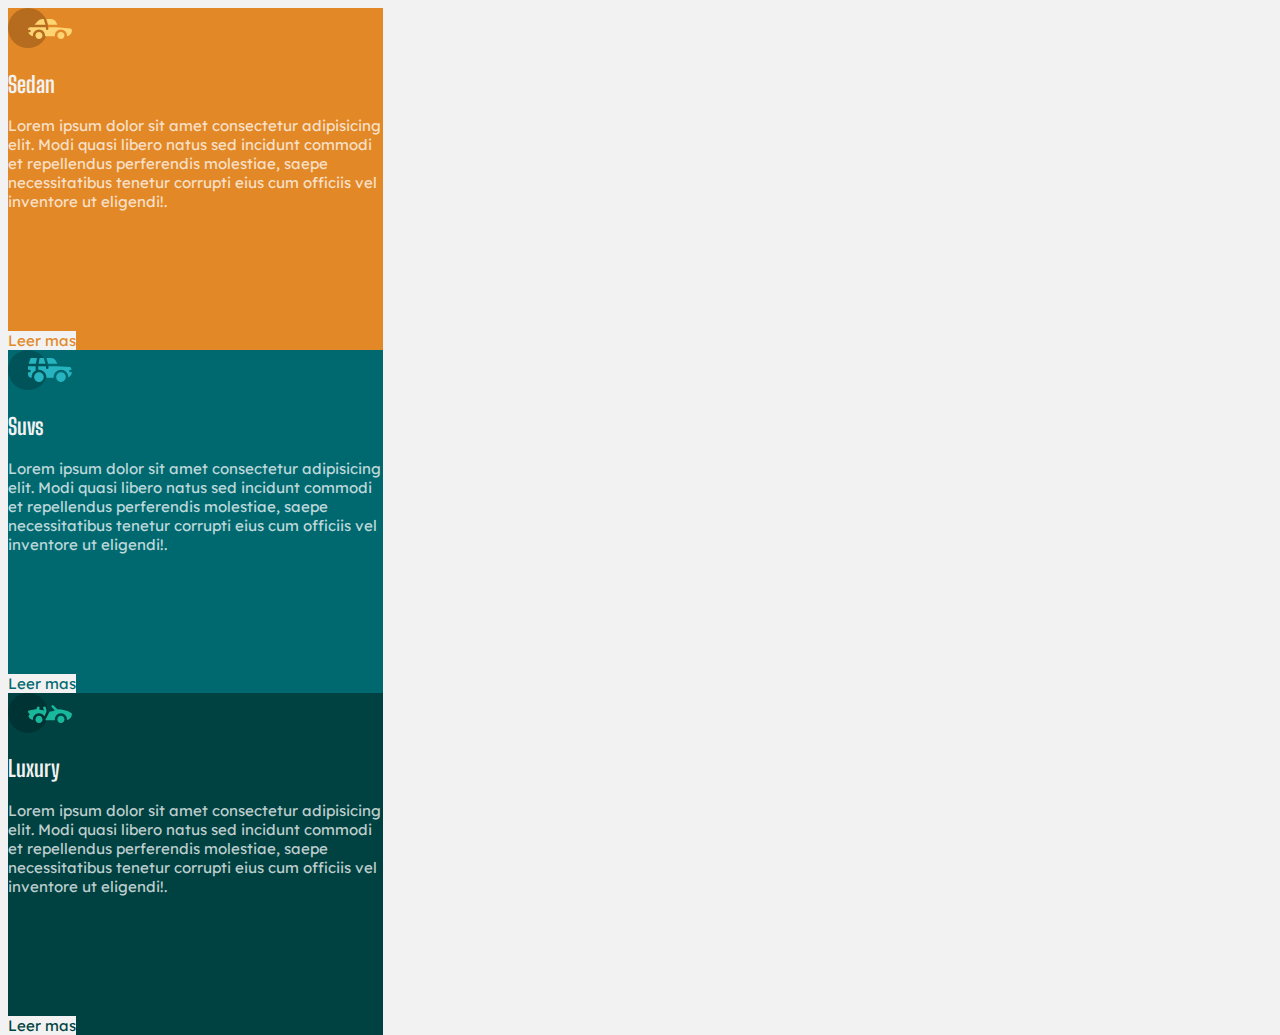
<file: Sesion10/index.html>
<!DOCTYPE html>
<html lang="en">
<head>
    <meta charset="UTF-8">
    <meta http-equiv="X-UA-Compatible" content="IE=edge">
    <meta name="viewport" content="width=device-width, initial-scale=1.0">
    <link rel="preconnect" href="https://fonts.googleapis.com">
<link rel="preconnect" href="https://fonts.gstatic.com" crossorigin>
<link href="https://fonts.googleapis.com/css2?family=Big+Shoulders+Display:wght@700&family=Lexend+Deca&display=swap" rel="stylesheet">
    <link href="https://cdn.jsdelivr.net/npm/bootstrap@5.2.0-beta1/dist/css/bootstrap.min.css" rel="stylesheet" integrity="sha384-0evHe/X+R7YkIZDRvuzKMRqM+OrBnVFBL6DOitfPri4tjfHxaWutUpFmBp4vmVor" crossorigin="anonymous">
    <link rel="stylesheet" href="styles.css">
    <title>Practica Bootsrap</title>
</head>
<body>
    <main class="container">
        <section id="cards" class="row my-5 rounded-end">
            <div class="cards color1 col-12 col-lg-4 p-5">
                <img src="images/icon-sedans.svg" class="pb-4" alt="">
                <h2>Sedan</h2>
                <p>Lorem ipsum dolor sit amet consectetur adipisicing elit. Modi quasi libero natus sed incidunt commodi et repellendus perferendis molestiae, saepe necessitatibus tenetur corrupti eius cum officiis vel inventore ut eligendi!.</p>
                <a href="#" class="color01 bg-color rounded-5 px-3 py-2" >Leer mas</a>
            </div>
            <div class="cards color2 col-12 col-lg-4 p-5">
                <img src="images/icon-suvs.svg"  class="pb-4" alt="">
                <h2>Suvs</h2>
                <p>Lorem ipsum dolor sit amet consectetur adipisicing elit. Modi quasi libero natus sed incidunt commodi et repellendus perferendis molestiae, saepe necessitatibus tenetur corrupti eius cum officiis vel inventore ut eligendi!.</p>
                <a href="#" class="color02 bg-color rounded-5 px-3 py-2 ">Leer mas</a>
            </div>
            <div class="cards color3 col-12 col-lg-4 p-5">
                <img src="images/icon-luxury.svg"  class="pb-4" alt="">
                <h2>Luxury</h2>
                <p>Lorem ipsum dolor sit amet consectetur adipisicing elit. Modi quasi libero natus sed incidunt commodi et repellendus perferendis molestiae, saepe necessitatibus tenetur corrupti eius cum officiis vel inventore ut eligendi!.</p>
                <a href="#"class="color03 bg-color rounded-5 px-3 py-2">Leer mas</a>
            </div>
        </section>
    </main>
    <!-- JavaScript Bundle with Popper -->
    <script src="https://cdn.jsdelivr.net/npm/bootstrap@5.2.0-beta1/dist/js/bootstrap.bundle.min.js" integrity="sha384-pprn3073KE6tl6bjs2QrFaJGz5/SUsLqktiwsUTF55Jfv3qYSDhgCecCxMW52nD2" crossorigin="anonymous"></script>
</body>
</html>
</file>
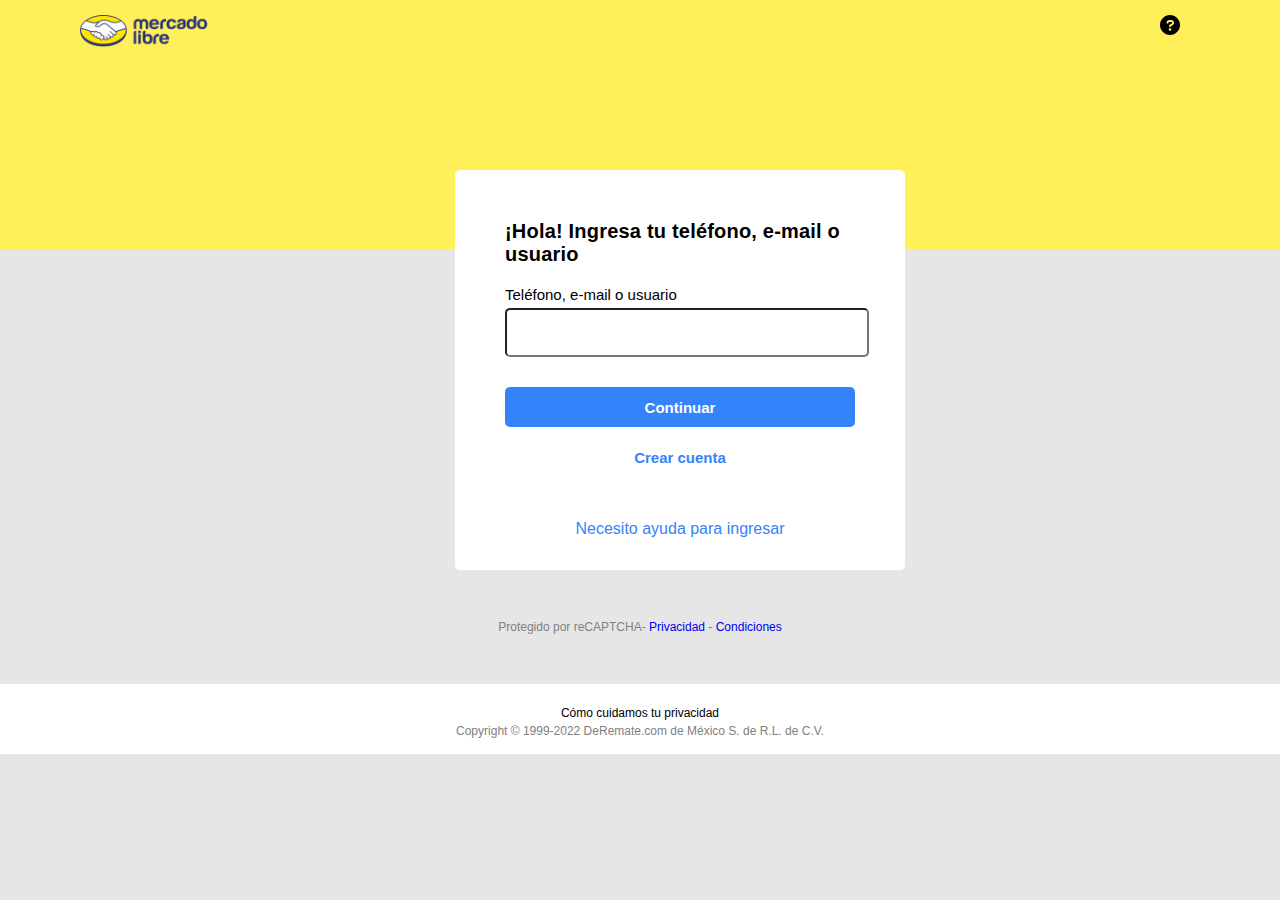
<file: Sesion02/Mercadolibre/index.html>
<!DOCTYPE html>
<html lang="en">

<head>
    <meta charset="UTF-8">
    <meta http-equiv="X-UA-Compatible" content="IE=edge">
    <meta name="viewport" content="width=device-width, initial-scale=1.0">
    <link rel="preconnect" href="https://fonts.googleapis.com">
    <link rel="preconnect" href="https://fonts.gstatic.com" crossorigin>
    <link href="https://fonts.googleapis.com/css2?family=Kumbh+Sans:wght@100&family=MonteCarlo&family=Montserrat&family=Roboto:wght@700&display=swap" rel="stylesheet">
    <link rel="stylesheet" href="styles.css">
    <title>Document</title>
</head>

<body>
    <header>
        <nav>
            <a href="index.html"><img src="logo.png" alt="logo" class="logo"></a>
            <a href="ayuda"><img src="question.svg" alt="logo" class="question"></a>
        </nav>
    </header>
    <main>
        <div id="box">
            <h1 class="titulo"><strong>¡Hola! Ingresa tu teléfono, e‑mail o usuario</strong></h1>
            <label for="ingreso" class="subtitulo">Teléfono, e-mail o usuario</label>
            <input type="text" class="login-input">
            <div id="botones">
                <button class="login-buttons color-primario"><strong>Continuar</strong></button>
                <a href="crear-cuenta.html" class="login-buttons color-secundario"><strong>Crear cuenta</strong></a>

            </div>
            <a href="ayuda.html" class="ayuda">Necesito ayuda para ingresar</a>
        </div>
        <p class="recaptcha">Protegido por reCAPTCHA- <a href="privacidad.html">Privacidad</a> - <a href="condiciones.html">Condiciones</a></p>
    </main>
    <footer>
        <a href="privacidad.html" class="footer-link">Cómo cuidamos tu privacidad </a>
        <p>Copyright © 1999-2022 DeRemate.com de México S. de R.L. de C.V.</p>
    </footer>
</body>

</html>
</file>
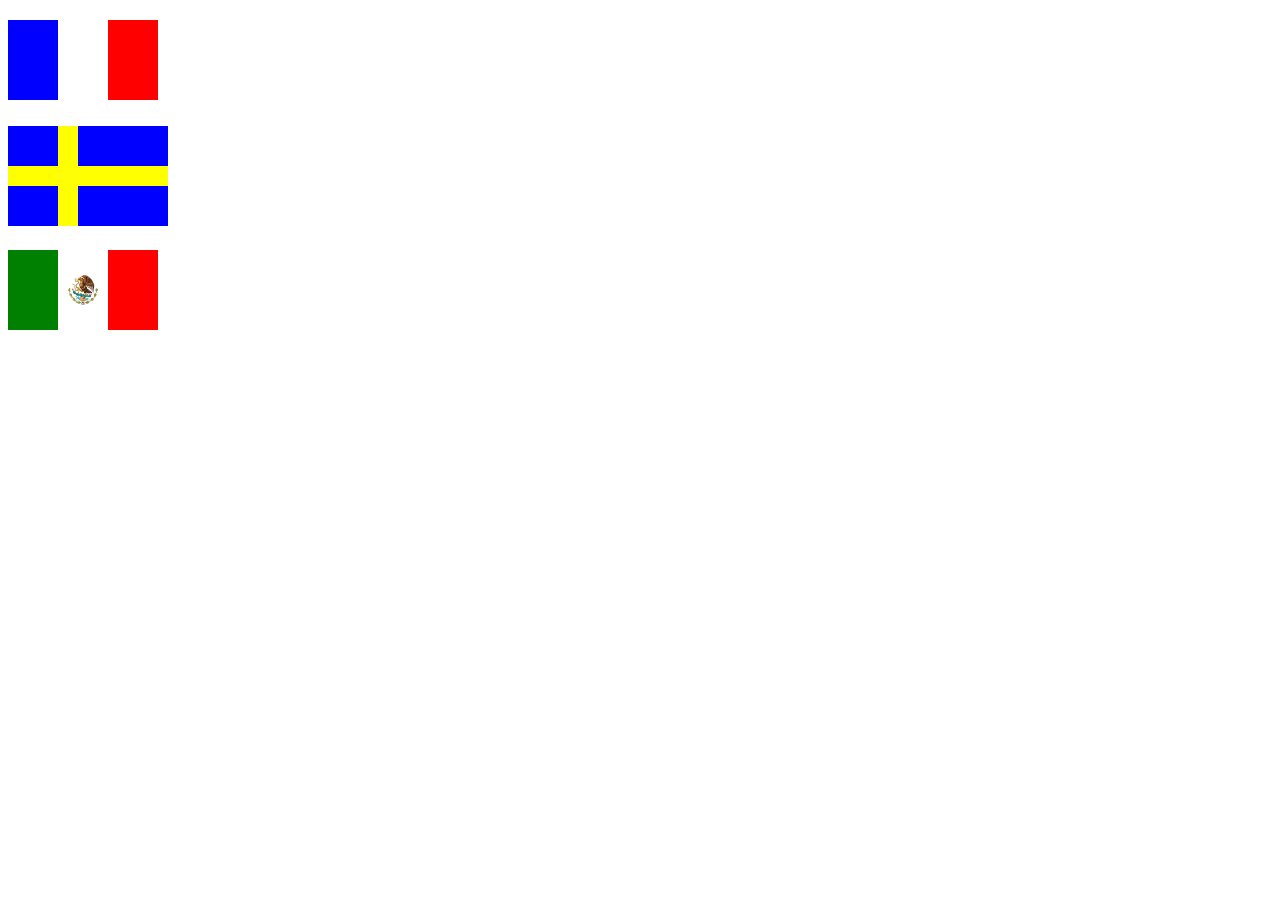
<file: Sesion03/Banderas/index.html>
<!DOCTYPE html>
<html lang="en">

<head>
    <meta charset="UTF-8">
    <meta http-equiv="X-UA-Compatible" content="IE=edge">
    <meta name="viewport" content="width=device-width, initial-scale=1.0">
    <title>Document</title>
    <link rel="stylesheet" href="estilos.css">
</head>

<body>

    <div class="banderas">
        <div class="francia">
            <div class="flex flex-start">
                <div class="cuadro azul"></div>
                <div class="cuadro blanco"></div>
                <div class="cuadro rojo"></div>
            </div>
        </div>
    </div>
    <br><br>
    <div class="banderas">
        <div class="suecia">
            <div class="flex-suecia flex-start">
                <div class="cuadro5 azul"></div>
                <div class="cuadro2 amarillo"></div>
                <div class="cuadro9 azul"></div>
            </div>
            <div class="flex-1 flex-start">
                <div class="cuadro160 amarillo"></div>
            </div>
            <div class="flex-suecia flex-start">
                <div class="cuadro5 azul"></div>
                <div class="cuadro2 amarillo"></div>
                <div class="cuadro9 azul"></div>
            </div>
        </div>
    </div>
    <br>
    <br>
    <br>

    <div class="banderas">
        <div class="mexico">
            <div class="flex flex-start">
                <div class="cuadro verde"></div>
                <div class="cuadro blanco aguila"><img src="mexico.png" height="30px" width="30px"></div>
                <div class="cuadro rojo"></div>
            </div>
        </div>
    </div>
</body>

</html>
</file>
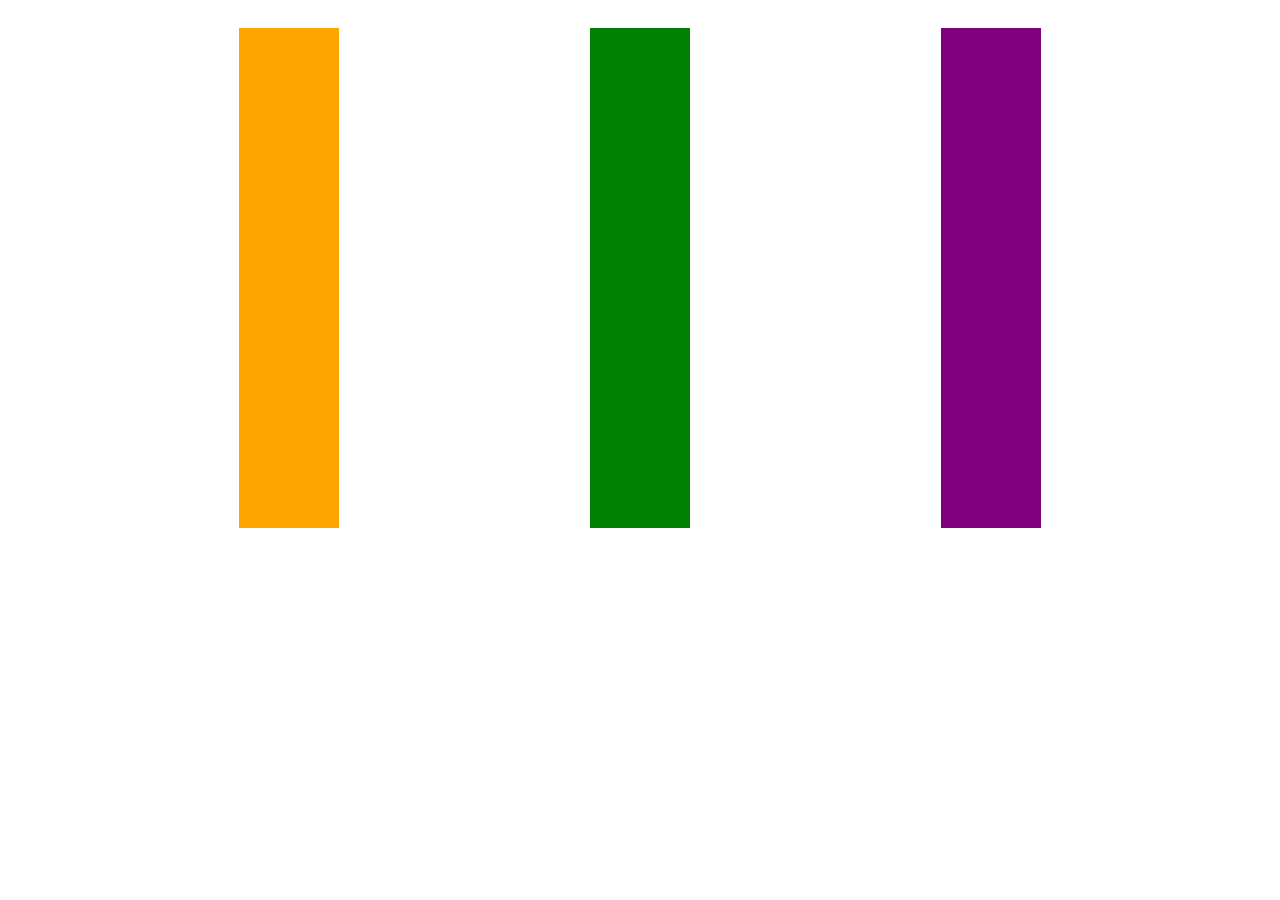
<file: Sesion05/MediaQuery/index.html>
<!DOCTYPE html>
<html lang="en">
<head>
    <meta charset="UTF-8">
    <meta http-equiv="X-UA-Compatible" content="IE=edge">
    <meta name="viewport" content="width=device-width, initial-scale=1.0">
    <title>Document</title>
    <link rel="stylesheet" href="styles.css">
</head>
<body>
    <div id="cuadros">
        <div class="cuadro naranja"></div>
        <div class="cuadro verde"></div>
        <div class="cuadro purpura"></div>
    </div>
</body>
</html>
</file>
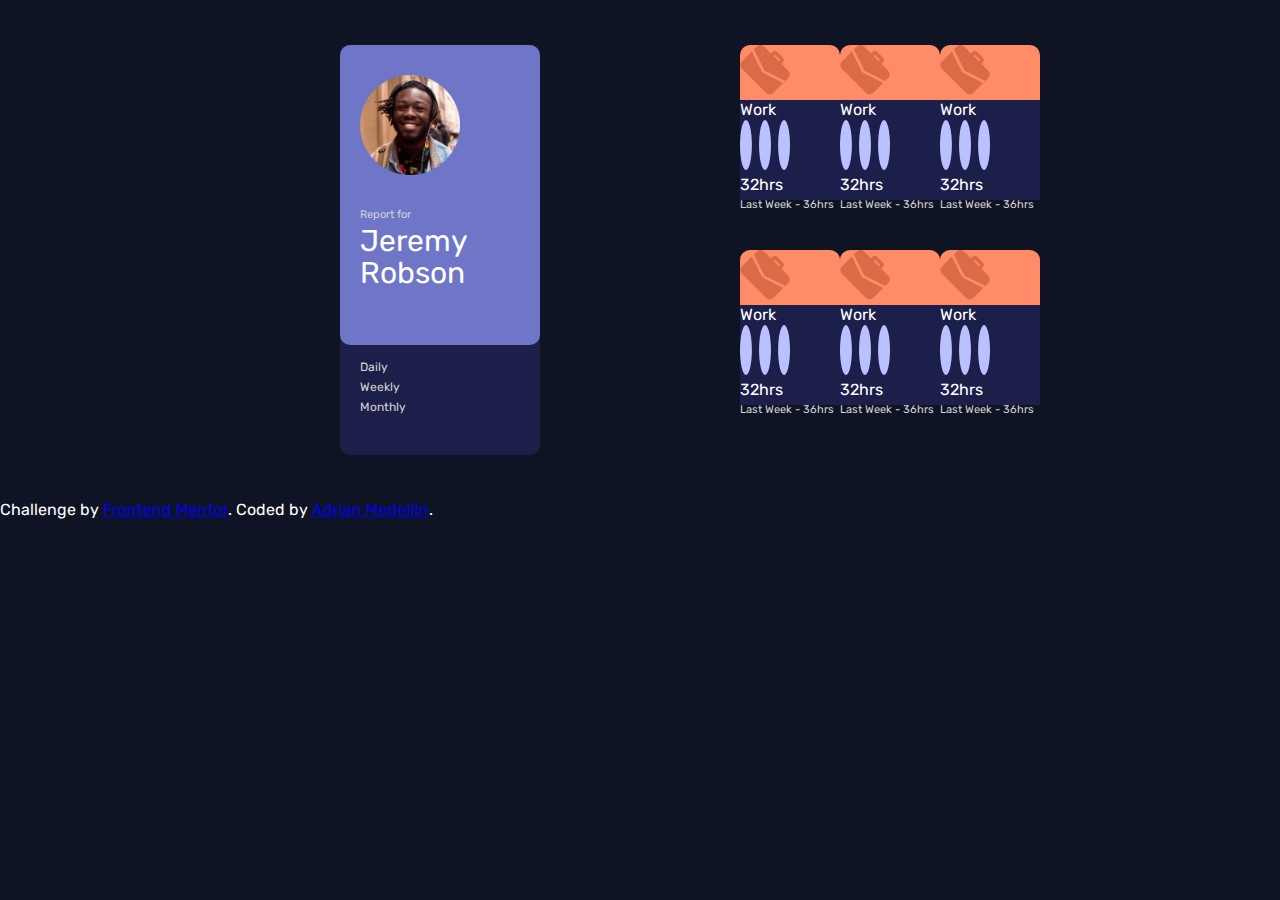
<file: Sesion07/TimeDashboard/index.html>
<!DOCTYPE html>
<html lang="en">
<head>
  <meta charset="UTF-8">
  <meta name="viewport" content="width=device-width, initial-scale=1.0"> <!-- displays site properly based on user's device -->
  <link rel="icon" type="image/png" sizes="32x32" href="./images/favicon-32x32.png">
  <title>Frontend Mentor | Time tracking dashboard</title>
  <link rel="preconnect" href="https://fonts.googleapis.com">
  <link rel="preconnect" href="https://fonts.gstatic.com" crossorigin>
  <link href="https://fonts.googleapis.com/css2?family=Rubik:wght@300;400;500&display=swap" rel="stylesheet">
  <link rel="stylesheet" href="styles/styles.css">
  <!-- Feel free to remove these styles or customise in your own stylesheet 👍 
  <style>
    .attribution { font-size: 11px; text-align: center; }
    .attribution a { color: hsl(228, 45%, 44%); }
  -->
  </style>
</head>
<body>
<div class="contenedor-principal">
  <div class="sub-contenedores">
    <div class="perfil-box">
    <div class="perfil">
      <img src="images/image-jeremy.png" alt="">
      <div class="text-small">Report for</div>
      <div class="nombre">Jeremy<br>Robson</div>
    </div>
    <div class="box-options">
      <p>Daily</p>
      <p>Weekly</p>
      <p>Monthly</p>
    </div>
  </div>
  </div>

  <div class="sub-contenedores">
      <div class="mini-contenedores">
        <img src="images/icon-work.svg" alt="">
        <div class="sub-minicontenedores">
          <div class="nombre-contenedor">
            <div class="nombre-box">Work</div>
            <img src="images/icon-ellipsis.svg" alt="">
          </div>
           <div class="detalles">
              <div class="horas">32hrs</div>
              <div class="text-small">Last Week - 36hrs</div>
           </div>
        </div>
      </div>

      <div class="mini-contenedores">
        <img src="images/icon-work.svg" alt="">
        <div class="sub-minicontenedores">
          <div class="nombre-contenedor">
            <div class="nombre-box">Work</div>
            <img src="images/icon-ellipsis.svg" alt="">
          </div>
           <div class="detalles">
              <div class="horas">32hrs</div>
              <div class="text-small">Last Week - 36hrs</div>
           </div>
        </div>
      </div>

      <div class="mini-contenedores">
        <img src="images/icon-work.svg" alt="">
        <div class="sub-minicontenedores">
          <div class="nombre-contenedor">
            <div class="nombre-box">Work</div>
            <img src="images/icon-ellipsis.svg" alt="">
          </div>
           <div class="detalles">
              <div class="horas">32hrs</div>
              <div class="text-small">Last Week - 36hrs</div>
           </div>
        </div>
      </div>

      <div class="mini-contenedores">
        <img src="images/icon-work.svg" alt="">
        <div class="sub-minicontenedores">
          <div class="nombre-contenedor">
            <div class="nombre-box">Work</div>
            <img src="images/icon-ellipsis.svg" alt="">
          </div>
           <div class="detalles">
              <div class="horas">32hrs</div>
              <div class="text-small">Last Week - 36hrs</div>
           </div>
        </div>
      </div>

      <div class="mini-contenedores">
        <img src="images/icon-work.svg" alt="">
        <div class="sub-minicontenedores">
          <div class="nombre-contenedor">
            <div class="nombre-box">Work</div>
            <img src="images/icon-ellipsis.svg" alt="">
          </div>
           <div class="detalles">
              <div class="horas">32hrs</div>
              <div class="text-small">Last Week - 36hrs</div>
           </div>
        </div>
      </div>

      <div class="mini-contenedores">
        <img src="images/icon-work.svg" alt="">
        <div class="sub-minicontenedores">
          <div class="nombre-contenedor">
            <div class="nombre-box">Work</div>
            <img src="images/icon-ellipsis.svg" alt="">
          </div>
           <div class="detalles">
              <div class="horas">32hrs</div>
              <div class="text-small">Last Week - 36hrs</div>
           </div>
        </div>
      </div>


  </div>



</div>


  <div class="attribution">
    Challenge by <a href="https://www.frontendmentor.io?ref=challenge" target="_blank">Frontend Mentor</a>. 
    Coded by <a href="#">Adrian Medellin</a>.
  </div>
</body>
</html>
</file>
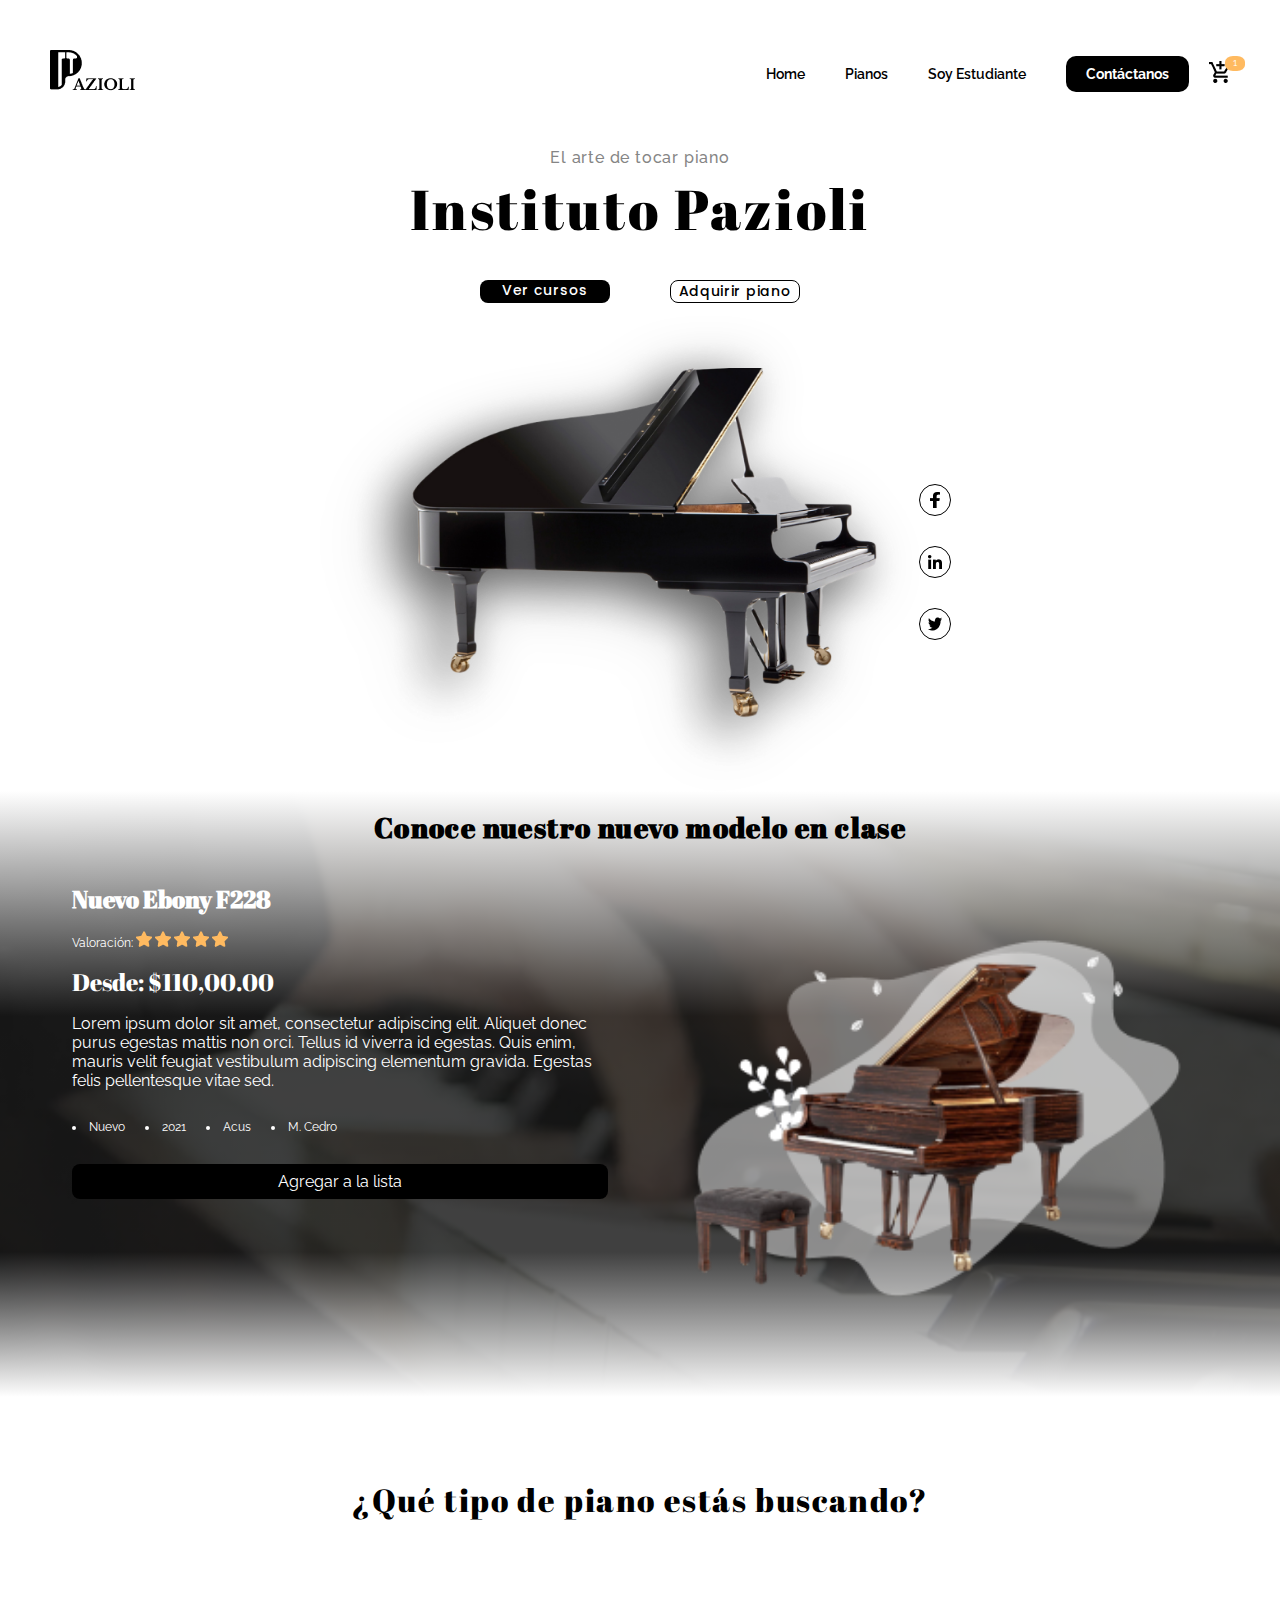
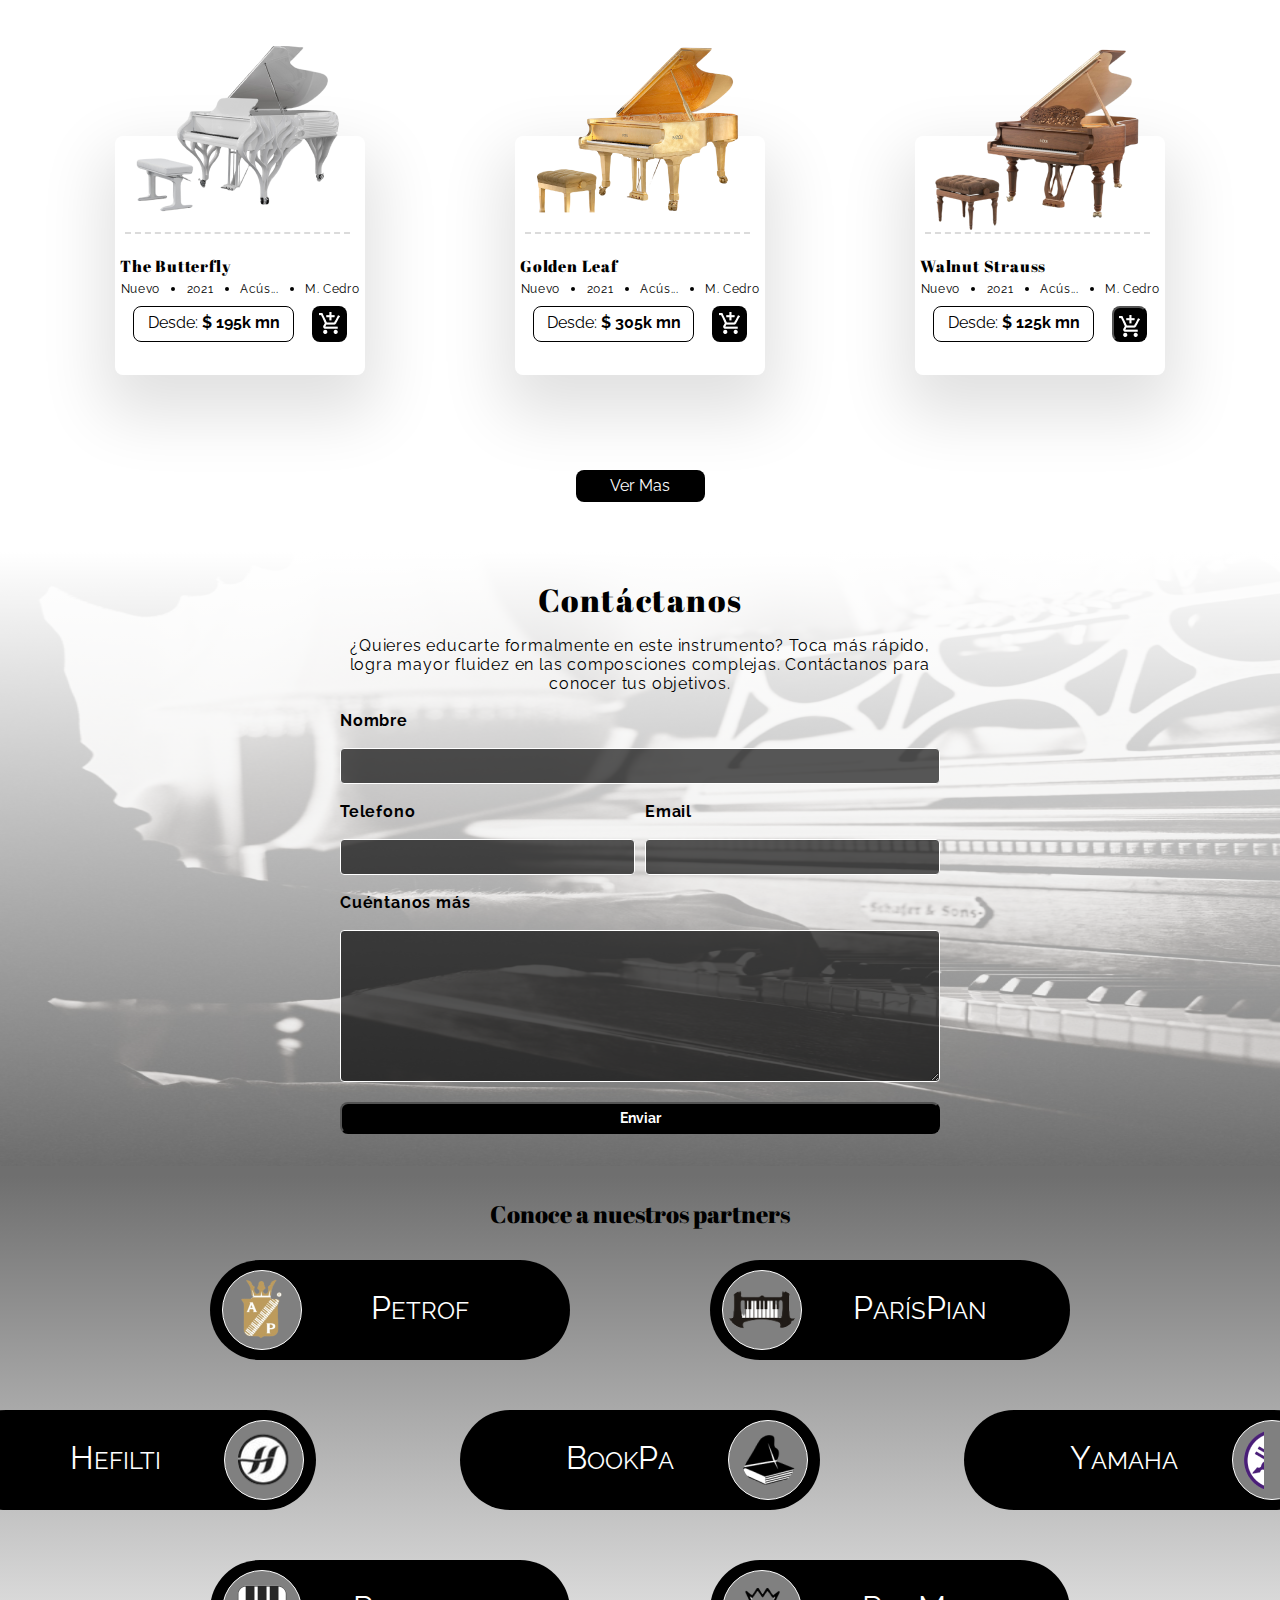
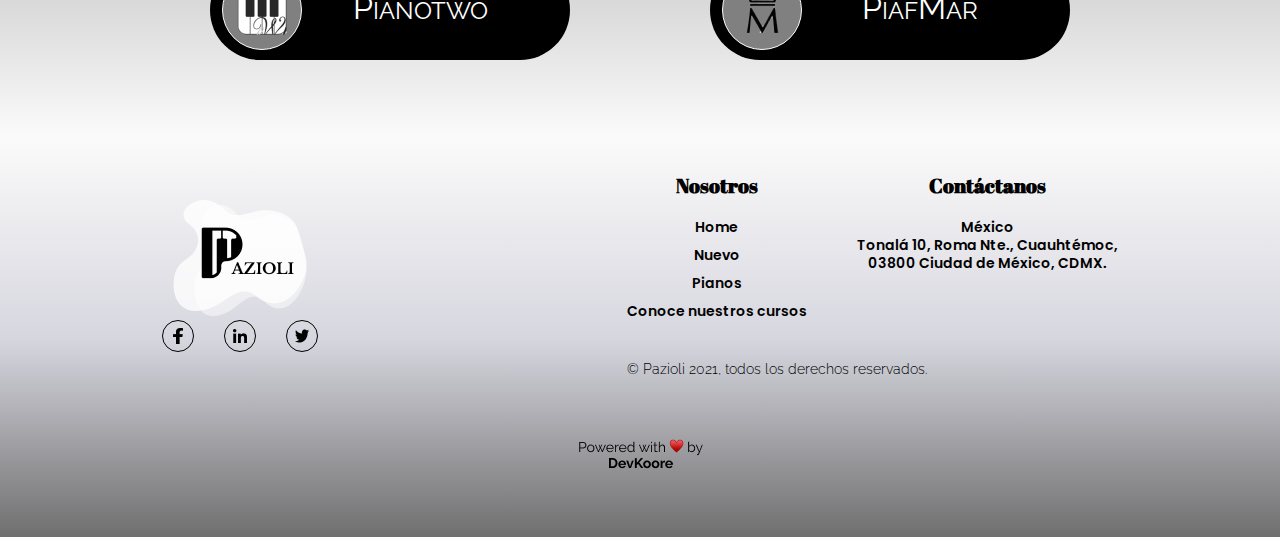
<file: Sesion08/Pazioli/index.html>
<!DOCTYPE html>
<html lang="en">

<head>
    <meta charset="UTF-8">
    <meta http-equiv="X-UA-Compatible" content="IE=edge">
    <meta name="viewport" content="width=device-width, initial-scale=1.0">
    <meta name="author" content="Sofia - Julio V- Adrian">
    <link rel="preconnect" href="https://fonts.googleapis.com">
    <link rel="preconnect" href="https://fonts.gstatic.com" crossorigin>
    <link href="https://fonts.googleapis.com/css2?family=Abril+Fatface&family=Raleway:wght@400;600;700&display=swap" rel="stylesheet">    
    <link href="https://fonts.googleapis.com/css2?family=Poppins:wght@100&display=swap" rel="stylesheet">
    <link rel="stylesheet" href="assets/styles.css">
    <title>Pazioli</title>
</head>

<body>
    <header>
        <nav>
            <div class="submenu">
                <img src="assets/imagenes/Logo_Pazioli.png" alt="">
            </div>

            <div class="submenu">
                <div class="links-carrito">
                    <a class="links-header" href="#">Home</a>
                    <a class="links-header" href="#">Pianos</a>
                    <a class="links-header" href="#">Soy Estudiante </a>
                    <a class="links-header btn-contactanos" href="#">Contáctanos</a>

                    <div class="carrito">
                        <img class="img-carrito" src="assets/imagenes/cart.png" alt="">
                        <div class="cantidad">1</div>
                    </div>
                </div>
            </div>
        </nav>
    </header>
    <main>
        <section class="banner-principal">
            <h6> El arte de tocar piano</h6>
            <h1>Instituto Pazioli</h1>
            <div class="botones">
                <a class="boton-negro" href="">Ver cursos</a>
                <a class="boton-bco" href="">Adquirir piano</a>
            </div>
            <div class="imagen-redes">
                <div>
                    <img src="assets/imagenes/piano_banner.png" class="imagen-banner" alt="Piano negro">
                </div>
                <div class="redes-sociales">
                    <div class="logo-redes"><img src="assets/imagenes/facebook.png" alt=""></div>
                    <div class="logo-redes"><img src="assets/imagenes/Linkedin.png" alt=""></div>
                    <div class="logo-redes"><img src="assets/imagenes/twiteer.png" alt=""></div>
                </div>
            </div>
            </div>
        </section>

        <section class="producto-destacado">
            <div class="imagen-fondo">
                <img src="assets/imagenes/destacado_background.png" alt="">
            </div>

            <h2>Conoce nuestro nuevo modelo en clase</h2>
            <div class="destacado-contenedor">
                <div class="destacado-items imagen">
                    <img class="destacado-img" src="assets/imagenes/piano_destacado.png" alt="Piano destacado">
                </div>
                <div class="destacado-items">
                    <h3 class="nombre-destacado">Nuevo Ebony F228</h3>
                    <p class="valoracion">Valoración:
                        <span class="estrellas">
                            <img src="assets/imagenes/estrella.png" alt="">
                            <img src="assets/imagenes/estrella.png" alt="">
                            <img src="assets/imagenes/estrella.png" alt="">
                            <img src="assets/imagenes/estrella.png" alt="">
                            <img src="assets/imagenes/estrella.png" alt="">
                        </span>
                    </p>
                    <p class="destacado-precio">Desde: $110,00.00</p>
                    <p class="destacado-descripcion">
                        Lorem ipsum dolor sit amet, consectetur adipiscing elit.
                        Aliquet donec purus egestas mattis non orci. Tellus id viverra id egestas. Quis enim,
                        mauris velit feugiat vestibulum adipiscing elementum gravida. Egestas felis pellentesque
                        vitae sed.
                    </p>
                    <div class="destacado-categorias">
                        <ul>
                            <li class="categoria">Nuevo</li>
                            <li class="categoria">2021</li>
                            <li class="categoria">Acus</li>
                            <li class="categoria">M. Cedro</li>
                        </ul>
                    </div>
                    <a class="btn-agregar-a-lista">Agregar a la lista</a>
                </div>
            </div>
        </section>

        <seccion class="productos">
            <h2>¿Qué tipo de piano estás buscando?</h2>
            <div class="productos-contenedor">
                <div class="producto">
                    <div class="producto-superior">
                        <div class="producto-img"><img src="assets/imagenes/piano_blanco.png" alt=""></div>
                        <div class="separador"></div>
                    </div>
                    <div class="producto-inferior">
                        <div class="producto-nombre">The Butterfly</div>
                        <div class="producto-categorias">
                            <div class="producto-detalles">Nuevo</div>
                            <div class="punto-separador"></div>
                            <div class="producto-detalles">2021</div>
                            <div class="punto-separador"></div>
                            <div class="producto-detalles">Acús...</div>
                            <div class="punto-separador"></div>
                            <div class="producto-detalles">M. Cedro</div>
                        </div>
                        <div class="precios-carrito">
                            <div class="producto-precio">Desde: <strong>$ 195k mn</strong></div>
                    <div class=" img-carrito">
                        <img src="assets/imagenes/cart_blanco.png" alt="" class="producto-carrito"></div>
                        </div>
                    </div>
                </div>

                <div class="producto">
                    <div class="producto-superior">
                        <div class="producto-img"><img src="assets/imagenes/piano_dorado.png" alt=""></div>
                        <div class="separador"></div>
                    </div>
                    <div class="producto-inferior">
                        <div class="producto-nombre">Golden Leaf</div>
                        <div class="producto-categorias">
                            <div class="producto-detalles">Nuevo</div>
                            <div class="punto-separador"></div>
                            <div class="producto-detalles">2021</div>
                            <div class="punto-separador"></div>
                            <div class="producto-detalles">Acús...</div>
                            <div class="punto-separador"></div>
                            <div class="producto-detalles">M. Cedro</div>
                        </div>
                        <div class="precios-carrito">
                            <div class="producto-precio">Desde: <strong>$ 305k mn</strong></div>
                    <div class=" img-carrito">
                        <img src="assets/imagenes/cart_blanco.png" alt="" class="producto-carrito"></div>
                        </div>
                    </div>
                </div>

                <div class="producto">
                    <div class="producto-superior">
                        <div class="producto-img"><img src="assets/imagenes/piano_marron.png" alt=""></div>
                        <div class="separador"></div>
                    </div>
                    <div class="producto-inferior">
                        <div class="producto-nombre">Walnut Strauss</div>
                        <div class="producto-categorias">
                            <div class="producto-detalles">Nuevo</div>
                            <div class="punto-separador"></div>
                            <div class="producto-detalles">2021</div>
                            <div class="punto-separador"></div>
                            <div class="producto-detalles">Acús...</div>
                            <div class="punto-separador"></div>
                            <div class="producto-detalles">M. Cedro</div>
                        </div>
                        <div class="precios-carrito">
                            <div class="producto-precio">Desde: <strong>$ 125k mn</strong></div>
                    <button class=" img-carrito">
                        <img src="assets/imagenes/cart_blanco.png" alt="" class="producto-carrito"></button>
                            </div>
                        </div>
                    </div>
                </div>
                <div class="mas">
                    <a href="">
                        <div class="ver-mas">Ver Mas</div>
                    </a>
                </div>
        </seccion>

        <section class="contactanos">
            <div class="contactanos-fondo">
                <img src="assets/imagenes/contactanos_background.png" alt="">
            </div>
            <div class="contenedor-contactanos">
                <h2>Contáctanos</h2>
                <p>¿Quieres educarte formalmente en este instrumento? Toca más rápido, logra mayor fluidez en las
                    composciones complejas. Contáctanos para conocer tus objetivos.</p>
                <form>
                    <div>
                        <label for="nombre">Nombre</label>
                        <input type="text" id="nombre" class="input-completo">
                        <div class="telemail">
                            <div class="columnas">
                                <label for="telefono">Telefono</label>
                                <input type="text" id="Telefono" class="input-medio">
                            </div>
                            <div class="columnas">
                                <label for="telefono">Email</label>
                                <input type="text" id="Telefono" class="input-medio">
                            </div>

                        </div>
                        <label for="cuentanos">Cuéntanos más</label>
                        <textarea name="" id="cuentanos" cols="30" rows="10" class="input-cuentanos"></textarea>

                    </div>
                    <div> <button class="btn-enviar">Enviar</button> </div>
                </form>
            </div>
        </section>

        <!-- Partners -->
        <sections class="socios">
            <h2>Conoce a nuestros partners</h2>
            <div class="socios-flex">
                <div class="socio">
                    <div class="socio-logo">
                        <img src="assets/imagenes/Petrof.png" alt="Petrof Logo">
                    </div>
                    <div class="socio-nombre">
                        <div class="nombre">
                            <span class="capital">P</span>etrof
                        </div>
                    </div>
                </div>
                <div class="socio lg">
                    <div class="socio-logo">
                        <img src="assets/imagenes/ParisPian.png" alt="Parispian Logo">
                    </div>
                    <div class="socio-nombre">
                        <div class="nombre">
                            <span class="capital">P</span>arís<span class="capital">P</span>ian
                        </div>
                    </div>
                </div>
            </div>
            <div class="socios-flex logo-derecha">
                <div class="socio lg">
                    <div class="socio-logo">
                        <img src="assets/imagenes/Hefilti.png" alt="Hefilti">
                    </div>
                    <div class="socio-nombre">
                        <div class="nombre">
                            <span class="capital">H</span>efilti
                        </div>
                    </div>
                </div>
                <div class="socio">
                    <div class="socio-logo">
                        <img src="assets/imagenes/BookPa.png" alt="BookPa">
                    </div>
                    <div class="socio-nombre">
                        <div class="nombre">
                            <span class="capital">B</span>ook<span class="capital">P</span>a
                        </div>
                    </div>
                </div>
                <div class="socio lg">
                    <div class="socio-logo logo-izq">
                        <img src="assets/imagenes/Yamaha.png" alt="Yamaha">
                    </div>
                    <div class="socio-nombre">
                        <div class="nombre">
                            <span class="capital">Y</span>amaha
                        </div>
                    </div>
                </div>
            </div>
            <div class="socios-flex">
                <div class="socio lg">
                    <div class="socio-logo">
                        <img src="assets/imagenes/Pianotwo.png" alt="Pianotwo">
                    </div>
                    <div class="socio-nombre">
                        <div class="nombre">
                            <span class="capital">P</span>ianotwo
                        </div>
                    </div>
                </div>
                <div class="socio">
                    <div class="socio-logo">
                        <img src="assets/imagenes/PiafMar.png" alt="PiafMar">
                    </div>
                    <div class="socio-nombre">
                        <div class="nombre">
                            <span class="capital">P</span>iaf<span class="capital">M</span>ar
                        </div>
                    </div>
                </div>
            </div>
        </sections>
    </main>

    <!--Footer-->
    <footer>
        <div class="footer-flex">
            <div class="footer-items">
                <div class="logo-footer">
                    <img src="assets/imagenes/Logo_footer.png" alt="logo">
                </div>
                <div class="redes-sociales">
                    <div class="logo-redes"><img src="assets/imagenes/facebook.png" alt=""></div>
                    <div class="logo-redes"><img src="assets/imagenes/Linkedin.png" alt=""></div>
                    <div class="logo-redes"><img src="assets/imagenes/twiteer.png" alt=""></div>
                </div>
            </div>

            <div class="footer-items">
                <div class="footer-menu">
                    <div class="footer-info">
                        <div class="titulo-links">Nosotros</div>
                        <ul>
                            <li class="links-footer"><a href="#">Home</a></li>
                            <li class="links-footer"><a href="#">Nuevo</a></li>
                            <li class="links-footer"><a href="#">Pianos</a></li>
                            <li class="links-footer"><a href="#">Conoce nuestros cursos</a></li>
                        </ul>
                    </div>
                    <div class="footer-info">
                        <div class="titulo-links">Contáctanos</div>
                        <p class="direccion-footer">México <br>
                            Tonalá 10, Roma Nte., Cuauhtémoc,<br>
                            03800 Ciudad de México, CDMX.</p>
                    </div>
                </div>
                <div class="copyright">© Pazioli 2021, todos los derechos reservados.</div>
            </div>
        </div>
        <div class="devkoore"><img src="assets/imagenes/PoweredBy.png" alt=""></div>
    </footer>
</body>

</html>
</file>
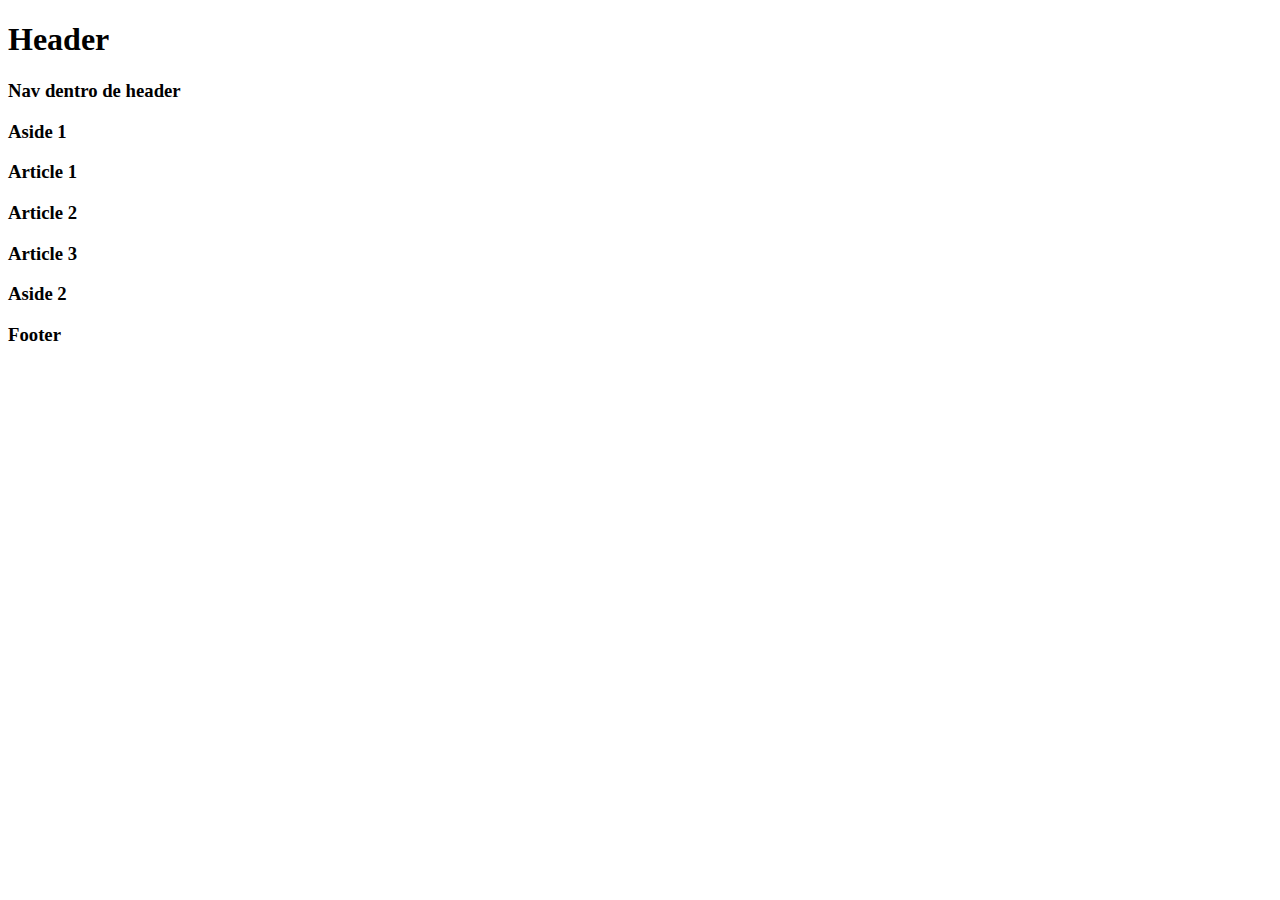
<file: Sesion01/practica1.html>
<!DOCTYPE html>
<html lang="en">

<head>
    <meta charset="UTF-8">
    <meta http-equiv="X-UA-Compatible" content="IE=edge">
    <meta name="viewport" content="width=device-width, initial-scale=1.0">
    <meta name="author" content="Adrian Medellin">
    <title>Practica 1</title>
    <link rel="preconnect" href="https://fonts.googleapis.com">
    <link rel="preconnect" href="https://fonts.gstatic.com" crossorigin>
    <link href="https://fonts.googleapis.com/css2?family=Montserrat&family=Roboto:wght@100&display=swap" rel="stylesheet">
    <script src="./styles.css"></script>
</head>

<body>
    <header>
        <h1>Header</h1>
        <nav>
            <h3>Nav dentro de header</h3>
        </nav>
    </header>

    <div>
        <aside>
            <h3>Aside 1</h3>
        </aside>
        <main>
            <article>
                <h3>Article 1</h3>
            </article>
            <article>
                <h3>Article 2</h3>
            </article>
            <article>
                <h3>Article 3</h3>
            </article>
        </main>
        <aside>
            <h3>Aside 2</h3>
        </aside>
    </div>

    <footer>
        <h3>Footer</h3>
    </footer>
</body>

</html>
</file>
<file: Sesion10/styles.css>
body{
    height: 100vh;
    width: 100vw;
    color: hsl(0, 0%, 95%);
    background-color: hsl(0, 0%, 95%);
    font-size: 15px;
    font-family: 'Big Shoulders Display', cursive;
    font-family: 'Lexend Deca', sans-serif;
}

.cards {
    width: 375px;
}

h2 {
    font-family: 'Big Shoulders Display', cursive;
}

section{
    justify-content: center;
}

main section .cards a{
    text-decoration: none;
}

@media screen and(min-width:992px) {
    .cards a{
        text-decoration: none;
    }

}
p {
    height: 200px;
    color: hsla(0, 0%, 100%, 0.75);
}

.color1{
    background-color: hsl(31, 77%, 52%);
}
.color2{
    background-color: hsl(184, 100%, 22%);
}

.color3{
    background-color: hsl(179, 100%, 13%);
}

.color01{
    color: hsl(31, 77%, 52%);
}
.color02{
    color: hsl(184, 100%, 22%);
}

.color03{
    color: hsl(179, 100%, 13%);
}

.bg-color{
    background-color:hsl(0, 0%, 95%);
}
</file>
<file: Sesion02/Mercadolibre/styles.css>
* {
    margin: 0px;
    padding: 0px;
    box-sizing: 0;
}

body {
    font-family: 'Monte Carlo', sans-serif;
    background: #e6e6e6;
}

header {
    background-color: #fff059;
    height: 250px;
}

.titulo {
    padding-bottom: 20px;
    font-size: 20px;
    font-weight: 600;
    letter-spacing: .0125rem;
    overflow-wrap: break-word;
    text-align: left;
}

.subtitulo {
    font-size: 15px;
    float: left;
    margin-bottom: 5px;
}

.login-input {
    margin-top: 10px;
    margin-bottom: 30px;
    position: relative;
    display: flex;
    height: 25px;
    width: 100%;
    padding-top: 10px;
    padding-left: 10px;
    padding-bottom: 10px;
    font-size: 16px;
    border-radius: 5px;
    box-shadow: #3483fa;
}

input:focus {
    color: #000000;
    border: 2px solid #3483fa;
}

input:hover {
    border: 2px solid #3483fa;
}

.login-buttons {
    margin: 0.75rem 0 0.75rem;
    border-color: transparent;
    color: #fff;
    display: flex;
    height: 40px;
    width: 100%;
    font-size: 15px;
    padding-top: 10px;
    padding-bottom: 10px;
    place-content: center;
    border-radius: 5px;
}

.color-primario {
    background-color: #3483fa;
}

.color-primario:hover {
    background-color: hsl(216, 63%, 41%);
}

.color-secundario {
    color: #3483fa;
}

.color-secundario:hover {
    background: hsl(205, 100%, 97%);
    color: #3483fa;
}

#botones {
    text-align: -webkit-center;
}

.logo {
    padding-top: 15px;
    padding-left: 80px;
    height: 10%;
    width: 10%;
}

.question {
    float: right;
    padding-top: 15px;
    padding-right: 100px;
    height: 20px;
    width: 20px;
}

#box {
    background-color: #fff;
    height: 300px;
    width: 350px;
    margin-left: 455px;
    margin-top: -80px;
    padding: 50px;
    padding-bottom: 50px;
    border-radius: 5px;
    text-align: center;
}

a {
    text-decoration: none;
    text-align: center;
}

a.login-buttons {
    padding-top: 10px;
    height: 20px;
}

.recaptcha {
    text-align: center;
    padding-top: 50px;
    padding-bottom: 50px;
    font-size: 12px;
    color: gray;
}

footer {
    background-color: #fff;
    height: 50px;
    text-align: center;
    padding-top: 20px;
    padding-bottom: 0px;
    font-size: 12px;
    color: gray;
    line-height: 1.5;
}

.footer-link {
    color: black;
}

.ayuda {
    margin-top: 40px;
    text-align: center;
    color: #3483fa;
    display: block;
    line-height: 20px;
}

.ayuda:hover {
    background-color: hsl(205, 100%, 97%);
}
</file>
<file: Sesion03/Banderas/estilos.css>
.flex {
    display: flex;
    border: 0px black groove;
    height: 50px;
    width: 800px;
}

.cuadro {
    height: 80px;
    width: 50px;
}

.azul {
    background-color: blue;
}

.rojo {
    background-color: red;
}

.verde {
    background-color: green;
}

.blanco {
    background-color: white;
}

.amarillo {
    background-color: yellow;
}

.flex-start {
    justify-content: flex-start;
}

.flex-end {
    justify-content: flex-end;
}

.flex-center {
    justify-content: center;
}

.flex-space-around {
    justify-content: space-around;
}

.flex-space-between {
    justify-content: space-between;
}

.flex-space-evenly {
    justify-content: space-evenly;
}

.banderas {
    display: flex;
    border: 0px black groove;
    height: 50px;
    width: 600px;
    margin-top: 20px;
}

.francia {
    height: 100px;
    width: 50px;
}

.suecia {
    height: 100px;
    width: 50px;
}

.cuadro1 {
    height: 20px;
    width: 150px;
}

.flex-1 {
    display: flex;
    border: 0px black groove;
    height: 20px;
    width: 600px;
}

.mexico {
    display: flex;
    height: 100px;
    width: 50px;
}

.aguila {
    display: flex;
    justify-content: center;
    align-items: center;
}

.cuadro5 {
    height: 40px;
    width: 50px;
}

.cuadro9 {
    height: 40px;
    width: 90px;
}

.cuadro2 {
    height: 40px;
    width: 20px;
}

.cuadro160 {
    height: 20px;
    width: 160px;
}

.flex-suecia {
    display: flex;
    border: 0px black groove;
    height: 40px;
    width: 800px;
}
</file>
<file: Sesion05/MediaQuery/styles.css>
#cuadros{
    width: 100%;
    height: 100%;
    display: flex;
    flex-direction: column;
    justify-content: space-evenly;
    align-items: center;
}

.cuadro{
    width: 100px;
    height: 100px;
    margin: 20px;
}

.naranja{
    background-color: orange;
}
.verde{
    background-color: green;
}

.purpura{
    background-color: purple;
}


@media only screen and (min-width:768px) and (max-width:1200px) {
    #cuadros{
        width: 100%;
        height: 100%;
        display: flex;
        flex-direction: column-reverse;
    }

}

@media only screen and (min-width:1200px) {
    #cuadros{
        width: 100%;
        height: 100%;
        display: flex;
        flex-direction: row;
    }   

    .cuadro{
        width: 100px;
        height: 500px;
        margin: 20px;
    }
}
</file>
<file: Sesion07/TimeDashboard/styles/styles.css>
* {
  padding: 0px;
  margin: 0px;
  box-sizing: border-box;
}

body {
  background-color: hsl(226deg, 43%, 10%);
  font-family: "Rubik", sans-serif;
  color: #fff;
  font-size: 11;
  line-height: 20px;
  font-weight: 400;
  width: 1440px;
}

.contenedor-principal {
  display: flex;
  flex-direction: row;
  justify-content: center;
  align-items: center;
  height: 500px;
}
.contenedor-principal .sub-contenedores {
  padding: 20px;
  height: 450px;
  width: 400px;
}

.perfil-box {
  height: 100%;
  width: 200px;
  background-color: hsl(235deg, 46%, 20%);
  border-radius: 10px;
}

.perfil {
  display: flex;
  flex-direction: column;
  align-items: left;
  background-color: hsl(235deg, 45%, 61%);
  height: 300px;
  width: 200px;
  padding-left: 20px;
  border-radius: 10px;
}
.perfil img {
  height: 100px;
  width: 100px;
  margin: 30px 0px;
}
.perfil .nombre {
  font-size: 30px;
  line-height: 2rem;
}

.box-options {
  color: lightgray;
  font-size: 12px;
  padding-left: 20px;
  padding-top: 12px;
}

.text-small {
  color: lightgrey;
  font-size: 11px;
}

.sub-contenedores {
  display: flex;
  flex-wrap: wrap;
}
.sub-contenedores .mini-contenedores {
  width: 100px;
  height: 100px;
  background-color: hsl(15deg, 100%, 70%);
  border-radius: 10px;
}
.sub-contenedores .mini-contenedores img {
  height: 50px;
  width: 50px;
  text-align: left;
}
.sub-contenedores .mini-contenedores .sub-minicontenedores {
  background-color: hsl(235deg, 46%, 20%);
  height: 100px;
  width: 100px;
}/*# sourceMappingURL=styles.css.map */
</file>
<file: Sesion08/Pazioli/assets/styles.css>
/*Seccion Socios*/
* {
  margin: 0;
  padding: 0;
  -webkit-box-sizing: border-box;
          box-sizing: border-box;
}

body {
  font-family: 'Raleway', sans-serif;
  background-color: #ffffff;
  color: black;
}

/* Header */
header {
  width: 100%;
}

header nav {
  display: -webkit-box;
  display: -ms-flexbox;
  display: flex;
  -webkit-box-orient: horizontal;
  -webkit-box-direction: normal;
      -ms-flex-direction: row;
          flex-direction: row;
  -webkit-box-pack: justify;
      -ms-flex-pack: justify;
          justify-content: space-between;
  margin: 50px;
}

header nav .submenu {
  -ms-flex-item-align: center;
      -ms-grid-row-align: center;
      align-self: center;
}

header nav .submenu .links-carrito {
  display: -webkit-box;
  display: -ms-flexbox;
  display: flex;
  -ms-flex-pack: distribute;
      justify-content: space-around;
  -webkit-box-align: center;
      -ms-flex-align: center;
          align-items: center;
}

header nav .submenu .links-carrito .links-header {
  margin: 0px 20px;
  text-decoration: none;
  color: #000000;
  font-size: 14px;
  font-family: 'Raleway', sans-serif;
  font-weight: 600;
  line-height: 16.44px;
}

header nav .submenu .links-carrito .btn-contactanos {
  width: 129;
  height: 32;
  padding: 10px 20px;
  background-color: #000000;
  color: #fff;
  border-radius: 10px;
  font-size: 14px;
  font-weight: 700;
}

header nav .submenu .links-carrito .carrito {
  position: relative;
}

header nav .submenu .links-carrito .carrito .cantidad {
  height: 15px;
  width: 20px;
  background-color: #FFBA60;
  border-radius: 40%;
  color: white;
  font-style: 400;
  text-align: center;
  font-size: 10px;
  line-height: 13px;
  position: absolute;
  top: -5px;
  right: -15px;
}

@media screen and (max-width: 767px) {
  header nav .submenu .links-carrito .links-header {
    display: none;
  }
}

/* Productos */
.productos {
  width: 960px;
  height: 751px;
}

.productos h2 {
  margin-top: 81px;
  font-family: 'Abril Fatface', cursive;
  font-weight: 400;
  font-size: 32px;
  line-height: 43.17px;
  text-align: center;
  letter-spacing: 0.05em;
  color: #000000;
}

.productos .productos-contenedor {
  display: -webkit-box;
  display: -ms-flexbox;
  display: flex;
  -webkit-box-orient: horizontal;
  -webkit-box-direction: normal;
      -ms-flex-direction: row;
          flex-direction: row;
  -ms-flex-pack: distribute;
      justify-content: space-around;
  max-width: 1200px;
  margin: 0 auto;
}

.productos .productos-contenedor .producto {
  margin-top: 215px;
  margin-bottom: 95px;
  height: 239px;
  width: 250px;
  border-radius: 8px;
  -webkit-box-shadow: 0px 28px 64px 12px #0000001F;
          box-shadow: 0px 28px 64px 12px #0000001F;
  position: relative;
  display: -webkit-box;
  display: -ms-flexbox;
  display: flex;
  -webkit-box-orient: vertical;
  -webkit-box-direction: normal;
      -ms-flex-direction: column;
          flex-direction: column;
  position: relative;
}

.productos .productos-contenedor .producto .producto-superior {
  position: absolute;
  top: -110px;
}

.productos .productos-contenedor .producto .producto-superior .producto-img {
  margin: 20px;
  width: 205px;
  height: 165.86px;
}

.productos .productos-contenedor .producto .producto-superior .separador {
  border-bottom-style: dashed;
  border-bottom-color: #DBDBDB;
  border-bottom-width: 2px;
  margin-left: 10px;
  margin-right: 10px;
}

.productos .productos-contenedor .producto .producto-inferior {
  position: absolute;
  top: 50%;
  text-align: center;
  width: 100%;
}

.productos .productos-contenedor .producto .producto-inferior .producto-nombre {
  font-family: Abril Fatface;
  font-size: 16px;
  font-weight: 400;
  line-height: 22px;
  letter-spacing: 0.05em;
  text-align: left;
  margin-left: 5px;
  margin-bottom: 5px;
}

.productos .productos-contenedor .producto .producto-inferior .producto-categorias {
  display: -webkit-box;
  display: -ms-flexbox;
  display: flex;
  -webkit-box-orient: horizontal;
  -webkit-box-direction: normal;
      -ms-flex-direction: row;
          flex-direction: row;
  width: 100%;
  -ms-flex-pack: distribute;
      justify-content: space-around;
  -webkit-box-align: center;
      -ms-flex-align: center;
          align-items: center;
}

.productos .productos-contenedor .producto .producto-inferior .producto-categorias .producto-detalles {
  font-family: Raleway;
  font-size: 12px;
  font-weight: 400;
  line-height: 14px;
  letter-spacing: 0.05em;
  text-align: left;
}

.productos .productos-contenedor .producto .producto-inferior .producto-categorias .punto-separador {
  background-color: #000000;
  height: 4px;
  width: 4px;
  border-radius: 50%;
}

.productos .productos-contenedor .producto .producto-inferior .precios-carrito {
  display: -webkit-box;
  display: -ms-flexbox;
  display: flex;
  width: 100%;
  -webkit-box-orient: horizontal;
  -webkit-box-direction: normal;
      -ms-flex-direction: row;
          flex-direction: row;
  -webkit-box-pack: space-evenly;
      -ms-flex-pack: space-evenly;
          justify-content: space-evenly;
  -webkit-box-align: center;
      -ms-flex-align: center;
          align-items: center;
  margin-top: 10px;
}

.productos .productos-contenedor .producto .producto-inferior .precios-carrito .producto-precio {
  border: 1px solid #000000;
  border-radius: 8px;
  width: 161px;
  height: 36px;
  padding-top: 6px;
}

.productos .productos-contenedor .producto .producto-inferior .precios-carrito .img-carrito {
  height: 36px;
  width: 35px;
  background-color: #000000;
  border-radius: 8px;
  padding-top: 6px;
}

.productos .productos-contenedor .producto .producto-inferior .precios-carrito .img-carrito .producto-carrito {
  height: 22px;
  width: 21px;
}

.productos .mas {
  width: 100%;
  text-align: -webkit-center;
  margin-bottom: 50px;
}

.productos .mas a {
  text-decoration: none;
  color: #fff;
}

.productos .mas .ver-mas {
  background: #000000;
  border-radius: 8px;
  color: #fff;
  width: 129px;
  height: 32px;
  text-align: center;
  padding-top: 6px;
}

.productos .mas .ver-mas a {
  text-decoration: none;
  color: #fff;
}

@media screen and (max-width: 767px) {
  .productos .productos-contenedor {
    display: -webkit-box;
    display: -ms-flexbox;
    display: flex;
    -webkit-box-orient: vertical;
    -webkit-box-direction: normal;
        -ms-flex-direction: column;
            flex-direction: column;
    -webkit-box-align: center;
        -ms-flex-align: center;
            align-items: center;
  }
  .productos .productos-contenedor .producto {
    margin-top: 0px;
  }
  .productos h2 {
    margin-bottom: 150px;
    font-size: 24px;
  }
}

/*Producto Destacado*/
.producto-destacado {
  text-align: center;
  background: -webkit-gradient(linear, left top, left bottom, from(#FFFFFF), color-stop(37.19%, rgba(0, 0, 0, 0.75)), color-stop(76.04%, rgba(0, 0, 0, 0.75)), to(#FFFFFF));
  background: linear-gradient(180deg, #FFFFFF 0%, rgba(0, 0, 0, 0.75) 37.19%, rgba(0, 0, 0, 0.75) 76.04%, #FFFFFF 100%);
  position: relative;
  height: auto;
}

.producto-destacado h2 {
  font-family: Abril Fatface;
  font-size: 28px;
  line-height: 32px;
  letter-spacing: 0.05em;
  padding-top: 8px;
}

.producto-destacado .imagen-fondo {
  -o-object-fit: contain;
     object-fit: contain;
  overflow: hidden;
  height: 100%;
  position: absolute;
  top: 0;
  left: 0;
  z-index: -1;
  width: 100%;
}

.producto-destacado .imagen-fondo img {
  height: 45%;
  width: 100%;
  opacity: .7;
  -o-object-fit: cover;
     object-fit: cover;
}

.producto-destacado .destacado-contenedor {
  display: -webkit-box;
  display: -ms-flexbox;
  display: flex;
  -webkit-box-orient: vertical;
  -webkit-box-direction: normal;
      -ms-flex-direction: column;
          flex-direction: column;
  max-width: 1200px;
  margin: 0 auto;
}

.producto-destacado .destacado-contenedor .destacado-items {
  padding: 0 32px 20px 32px;
  color: #FFF;
  font-size: 16px;
  font-family: Raleway;
}

.producto-destacado .destacado-contenedor .destacado-items p,
.producto-destacado .destacado-contenedor .destacado-items h3 {
  margin-bottom: 16px;
}

.producto-destacado .destacado-contenedor .destacado-items .destacado-img {
  width: 100%;
}

.producto-destacado .destacado-contenedor .destacado-items .nombre-destacado,
.producto-destacado .destacado-contenedor .destacado-items .destacado-precio {
  font-family: Abril Fatface;
  font-size: 24px;
  line-height: 32px;
}

.producto-destacado .destacado-contenedor .destacado-items .valoracion {
  font-size: 12px;
}

.producto-destacado .destacado-contenedor .destacado-categorias ul {
  margin-top: 30px;
  display: -webkit-box;
  display: -ms-flexbox;
  display: flex;
  gap: 12px;
  -webkit-box-pack: center;
      -ms-flex-pack: center;
          justify-content: center;
}

.producto-destacado .destacado-contenedor .destacado-categorias ul li {
  font-size: 12px;
  margin-right: 8px;
}

.producto-destacado .destacado-contenedor .btn-agregar-a-lista {
  width: 100%;
  display: block;
  margin: 30px auto;
  padding: 8px 32px;
  background: #000;
  border-radius: 8px;
}

/*Socios */
.socios {
  width: 100%;
  text-align: center;
  padding: 32px 18px;
  display: block;
  background: -webkit-gradient(linear, left top, left bottom, color-stop(1.72%, #6F6F6F), color-stop(98.63%, #FaFaFa));
  background: linear-gradient(180deg, #6F6F6F 1.72%, #FaFaFa 98.63%);
  overflow: hidden;
}

.socios h2 {
  font-family: Abril Fatface;
  font-style: normal;
  font-weight: 400;
  font-size: 24px;
  line-height: 32px;
  margin-bottom: 30px;
}

.socios .socios-flex {
  display: -webkit-box;
  display: -ms-flexbox;
  display: flex;
  -webkit-box-pack: center;
      -ms-flex-pack: center;
          justify-content: center;
  gap: 140px;
  margin-bottom: 30px;
}

.socios .socios-flex .socio {
  width: 100%;
  padding: 0 32px;
  height: 100px;
  background: #000000;
  border-radius: 100px 15px 15px 100px;
  display: -webkit-box;
  display: -ms-flexbox;
  display: flex;
}

.socios .socios-flex .socio.lg {
  display: none;
}

.socios .socios-flex .socio .socio-logo {
  width: 80px;
  height: 80px;
  background: rgba(255, 255, 255, 0.5);
  border: 0.5px solid #FFFFFF;
  border-radius: 40px;
  margin-top: 10px;
  margin-left: -20px;
  display: -webkit-box;
  display: -ms-flexbox;
  display: flex;
  -webkit-box-align: center;
      -ms-flex-align: center;
          align-items: center;
  -webkit-box-pack: center;
      -ms-flex-pack: center;
          justify-content: center;
}

.socios .socios-flex .socio .socio-nombre {
  font-family: Raleway;
  font-style: normal;
  font-weight: 400;
  font-size: 24px;
  line-height: 38px;
  color: #FFFFFF;
  display: -webkit-box;
  display: -ms-flexbox;
  display: flex;
  -webkit-box-align: center;
      -ms-flex-align: center;
          align-items: center;
  margin: 0 auto;
  text-transform: uppercase;
}

.socios .socios-flex .socio .socio-nombre .nombre {
  display: -webkit-box;
  display: -ms-flexbox;
  display: flex;
  -webkit-box-align: baseline;
      -ms-flex-align: baseline;
          align-items: baseline;
}

.socios .socios-flex .socio .socio-nombre .nombre span.capital {
  font-size: 32px;
}

.socios .socios-flex.logo-derecha .socio {
  -webkit-box-orient: horizontal;
  -webkit-box-direction: reverse;
      -ms-flex-direction: row-reverse;
          flex-direction: row-reverse;
  border-radius: 15px 100px 100px 15px;
}

.socios .socios-flex.logo-derecha .socio .socio-logo {
  margin-right: -20px;
}

.socios .socios-flex.logo-derecha .socio .socio-logo.logo-izq {
  -webkit-box-pack: start;
      -ms-flex-pack: start;
          justify-content: flex-start;
}

.socios .socios-flex.logo-derecha .socio .socio-logo.logo-izq img {
  margin-left: 10px;
}

/*Footer*/
footer {
  padding: 32px 18px;
  background: -webkit-gradient(linear, left top, left bottom, from(#fafafa), color-stop(50%, #d6d6df), to(#6f6f6f));
  background: linear-gradient(180deg, #fafafa 0%, #d6d6df 50%, #6f6f6f 100%);
}

footer .footer-flex {
  display: -webkit-box;
  display: -ms-flexbox;
  display: flex;
  -webkit-box-orient: vertical;
  -webkit-box-direction: normal;
      -ms-flex-direction: column;
          flex-direction: column;
  -webkit-box-pack: center;
      -ms-flex-pack: center;
          justify-content: center;
  -webkit-box-align: center;
      -ms-flex-align: center;
          align-items: center;
  text-align: center;
  gap: 20px;
}

footer .footer-flex .footer-items {
  font-family: 'Poppins';
  font-size: 14px;
  line-height: 18px;
}

footer .footer-flex .footer-items .redes-sociales {
  display: -webkit-box;
  display: -ms-flexbox;
  display: flex;
  gap: 30px;
  -webkit-box-pack: center;
      -ms-flex-pack: center;
          justify-content: center;
}

footer .footer-flex .footer-items .redes-sociales .logo-redes {
  border: 1px solid #000;
  width: 32px;
  height: 32px;
  display: -webkit-box;
  display: -ms-flexbox;
  display: flex;
  -webkit-box-align: center;
      -ms-flex-align: center;
          align-items: center;
  -webkit-box-pack: center;
      -ms-flex-pack: center;
          justify-content: center;
  border-radius: 16px;
}

footer .footer-flex .footer-items .footer-info {
  margin-bottom: 30px;
  font-weight: 600;
}

footer .footer-flex .footer-items .footer-info .titulo-links {
  font-family: Abril Fatface;
  font-size: 20px;
  line-height: 1.5rem;
  margin-bottom: 20px;
}

footer .footer-flex .footer-items .footer-info ul {
  list-style: none;
}

footer .footer-flex .footer-items .footer-info ul .links-footer {
  margin: 10px auto;
}

footer .footer-flex .footer-items .footer-info ul .links-footer a {
  text-decoration: none;
  color: #000;
}

footer .footer-flex .footer-items .copyright {
  font-family: Raleway;
  font-weight: 300;
}

footer .devkoore {
  text-align: center;
  margin: 60px auto 30px auto;
}

/*Responsivo*/
@media only screen and (min-width: 768px) {
  /*Producto Destacado*/
  .producto-destacado h2 {
    padding-top: 20px;
  }
  .producto-destacado .imagen-fondo img {
    height: 100%;
  }
  .producto-destacado .destacado-contenedor {
    -webkit-box-orient: horizontal;
    -webkit-box-direction: reverse;
        -ms-flex-direction: row-reverse;
            flex-direction: row-reverse;
  }
  .producto-destacado .destacado-contenedor .destacado-items {
    -webkit-box-flex: 1;
        -ms-flex: 1;
            flex: 1;
    margin-top: 40px;
    text-align: left;
  }
  .producto-destacado .destacado-contenedor .destacado-items .destacado-categorias ul {
    list-style-position: inside;
    -webkit-box-pack: left;
        -ms-flex-pack: left;
            justify-content: left;
  }
  .producto-destacado .destacado-contenedor .btn-agregar-a-lista {
    text-align: center;
  }
  /*Socios*/
  .socios .socios-flex {
    margin-bottom: 50px;
  }
  .socios .socios-flex .socio {
    width: 360px;
    border-radius: 100px;
  }
  .socios .socios-flex .socio.lg {
    display: -webkit-box;
    display: -ms-flexbox;
    display: flex;
  }
  .socios .socios-flex.logo-derecha {
    -webkit-box-pack: justify;
        -ms-flex-pack: justify;
            justify-content: space-between;
    width: 110%;
    margin-left: -5%;
  }
  .socios .socios-flex.logo-derecha .socio {
    border-radius: 100px;
  }
  /*Footer*/
  footer {
    padding: 32px 18px;
  }
  footer .footer-flex {
    -webkit-box-orient: horizontal;
    -webkit-box-direction: normal;
        -ms-flex-direction: row;
            flex-direction: row;
    -ms-flex-pack: distribute;
        justify-content: space-around;
  }
  footer .footer-flex .footer-items {
    display: -webkit-box;
    display: -ms-flexbox;
    display: flex;
    -webkit-box-orient: vertical;
    -webkit-box-direction: normal;
        -ms-flex-direction: column;
            flex-direction: column;
  }
  footer .footer-flex .footer-items .footer-menu {
    display: -webkit-box;
    display: -ms-flexbox;
    display: flex;
    -webkit-box-pack: justify;
        -ms-flex-pack: justify;
            justify-content: space-between;
    -webkit-box-align: baseline;
        -ms-flex-align: baseline;
            align-items: baseline;
    gap: 50px;
    /* width: 100%; */
  }
  footer .footer-flex .footer-items .copyright {
    -ms-flex-item-align: baseline;
        align-self: baseline;
  }
}

/* Banner y Contacto */
.banner-principal {
  height: auto;
  max-width: 100%;
  display: -webkit-box;
  display: -ms-flexbox;
  display: flex;
  -webkit-box-orient: vertical;
  -webkit-box-direction: normal;
      -ms-flex-direction: column;
          flex-direction: column;
  -webkit-box-align: center;
      -ms-flex-align: center;
          align-items: center;
}

.banner-principal .imagen-redes {
  display: -webkit-box;
  display: -ms-flexbox;
  display: flex;
}

.banner-principal .redes-sociales {
  display: none;
}

.banner-principal h1 {
  margin-bottom: 20px;
  font-family: 'Abril Fatface';
  font-style: normal;
  font-weight: 400;
  font-size: 32px;
  line-height: 43px;
  display: -webkit-box;
  display: -ms-flexbox;
  display: flex;
  -webkit-box-align: center;
      -ms-flex-align: center;
          align-items: center;
  text-align: center;
  letter-spacing: 0.05em;
  color: #000000;
}

.banner-principal h6 {
  margin-bottom: 20px;
  font-family: 'Raleway';
  font-style: normal;
  font-weight: 500;
  font-size: 16px;
  display: -webkit-box;
  display: -ms-flexbox;
  display: flex;
  -webkit-box-align: center;
      -ms-flex-align: center;
          align-items: center;
  text-align: center;
  letter-spacing: 0.05em;
  color: #858585;
}

.banner-principal .botones {
  display: -webkit-box;
  display: -ms-flexbox;
  display: flex;
  -webkit-box-pack: center;
      -ms-flex-pack: center;
          justify-content: center;
}

.banner-principal .boton-negro {
  width: 130px;
  display: block;
  margin: 30px;
  padding: 8px, 42px;
  border-radius: 8px;
  background: black;
  font-family: 'Poppins';
  font-style: normal;
  font-weight: 500;
  font-size: 14px;
  line-height: 21px;
  text-align: center;
  letter-spacing: 0.05em;
  color: #FFFFFF;
  text-decoration: none;
}

.banner-principal .boton-bco {
  width: 130px;
  display: block;
  margin: 30px;
  padding: 8px, 42px;
  border-radius: 8px;
  border: 1px solid black;
  background: white;
  font-family: 'Poppins';
  font-style: normal;
  font-weight: 500;
  font-size: 14px;
  line-height: 21px;
  text-align: center;
  letter-spacing: 0.05em;
  color: black;
  text-decoration: none;
}

.banner-principal .imagen-banner {
  -webkit-filter: drop-shadow(-9.40088px 8.11894px 27.348px rgba(0, 0, 0, 0.38));
          filter: drop-shadow(-9.40088px 8.11894px 27.348px rgba(0, 0, 0, 0.38));
  width: 251.69px;
  height: 194px;
}

.banner-principal .redes-banner {
  display: none;
}

.contactanos {
  position: relative;
  padding: 32px;
  height: auto;
  max-width: 100%;
  display: -webkit-box;
  display: -ms-flexbox;
  display: flex;
  -webkit-box-orient: vertical;
  -webkit-box-direction: normal;
      -ms-flex-direction: column;
          flex-direction: column;
  -webkit-box-align: center;
      -ms-flex-align: center;
          align-items: center;
  background: -webkit-gradient(linear, left top, left bottom, from(#FFFFFF), to(rgba(255, 255, 255, 0.35)));
  background: linear-gradient(180deg, #FFFFFF 0%, rgba(255, 255, 255, 0.35) 100%);
  background-repeat: no-repeat;
  background-size: cover;
}

.contactanos .contactanos-fondo {
  -o-object-fit: contain;
     object-fit: contain;
  overflow: hidden;
  height: 100%;
  position: absolute;
  top: 0;
  left: 0;
  z-index: -1;
  width: 100%;
}

.contactanos .contactanos-fondo img {
  height: 100%;
  width: 100%;
}

.contactanos h2 {
  font-family: 'Abril Fatface';
  font-style: normal;
  font-weight: 400;
  font-size: 24px;
  line-height: 32px;
  display: -webkit-box;
  display: -ms-flexbox;
  display: flex;
  -webkit-box-align: center;
      -ms-flex-align: center;
          align-items: center;
  letter-spacing: 0.05em;
  color: #000000;
  margin-bottom: 20px;
  -webkit-box-pack: center;
      -ms-flex-pack: center;
          justify-content: center;
}

.contactanos p {
  font-family: 'Raleway';
  font-style: normal;
  font-weight: 400;
  font-size: 16px;
  line-height: 19px;
  display: -webkit-box;
  display: -ms-flexbox;
  display: flex;
  -webkit-box-align: center;
      -ms-flex-align: center;
          align-items: center;
  text-align: center;
  letter-spacing: 0.05em;
  color: #000000;
}

.contactanos form input {
  background: rgba(0, 0, 0, 0.65);
  border: 1px solid #FFFFFF;
  border-radius: 4px;
  width: 100%;
  height: 36px;
  margin-top: 18px;
}

.contactanos form input .input-cuentanos {
  -webkit-box-sizing: border-box;
          box-sizing: border-box;
  position: absolute;
  width: 288px;
  height: 148px;
  background: rgba(0, 0, 0, 0.65);
  border: 1px solid #FFFFFF;
}

.contactanos form label {
  font-family: 'Raleway';
  font-style: normal;
  font-weight: 700;
  font-size: 16px;
  line-height: 19px;
  display: -webkit-box;
  display: -ms-flexbox;
  display: flex;
  -webkit-box-align: center;
      -ms-flex-align: center;
          align-items: center;
  letter-spacing: 0.05em;
  margin-top: 18px;
}

.contactanos form button {
  width: 100%;
  height: 32px;
  background: #000000;
  border-radius: 8px;
  color: white;
  font-family: Raleway;
  font-size: 14px;
  text-align: center;
  font-weight: bolder;
  margin-top: 16px;
}

.contactanos form textarea#cuentanos {
  width: 100%;
  background: rgba(0, 0, 0, 0.65);
  border: 1px solid #FFFFFF;
  border-radius: 4px;
  margin-top: 18px;
}

.contactanos .contenedor-contactanos {
  max-width: 600px;
  margin: 0 auto;
}

@media only screen and (min-width: 768px) {
  .banner-principal h1 {
    font-size: 56px;
  }
  .banner-principal h6 {
    font-size: 16px;
  }
  .banner-principal .imagen-redes .imagen-banner {
    width: 589px;
    height: 454px;
  }
  .banner-principal .imagen-redes .redes-sociales {
    display: -webkit-box;
    display: -ms-flexbox;
    display: flex;
    gap: 30px;
    -webkit-box-pack: center;
        -ms-flex-pack: center;
            justify-content: center;
    -webkit-box-orient: vertical;
    -webkit-box-direction: normal;
        -ms-flex-direction: column;
            flex-direction: column;
  }
  .banner-principal .imagen-redes .redes-sociales .logo-redes {
    border: 1px solid #000;
    width: 32px;
    height: 32px;
    display: -webkit-box;
    display: -ms-flexbox;
    display: flex;
    -webkit-box-align: center;
        -ms-flex-align: center;
            align-items: center;
    -webkit-box-pack: center;
        -ms-flex-pack: center;
            justify-content: center;
    border-radius: 16px;
  }
  .contactanos h2 {
    font-size: 32px;
  }
  .contactanos form input {
    width: 100%;
  }
  .contactanos form .telemail {
    display: -webkit-box;
    display: -ms-flexbox;
    display: flex;
    width: 100%;
    gap: 10px;
  }
  .contactanos form .telemail .columnas {
    -webkit-box-flex: 1;
        -ms-flex: 1;
            flex: 1;
  }
}
/*# sourceMappingURL=styles.css.map */
</file>
